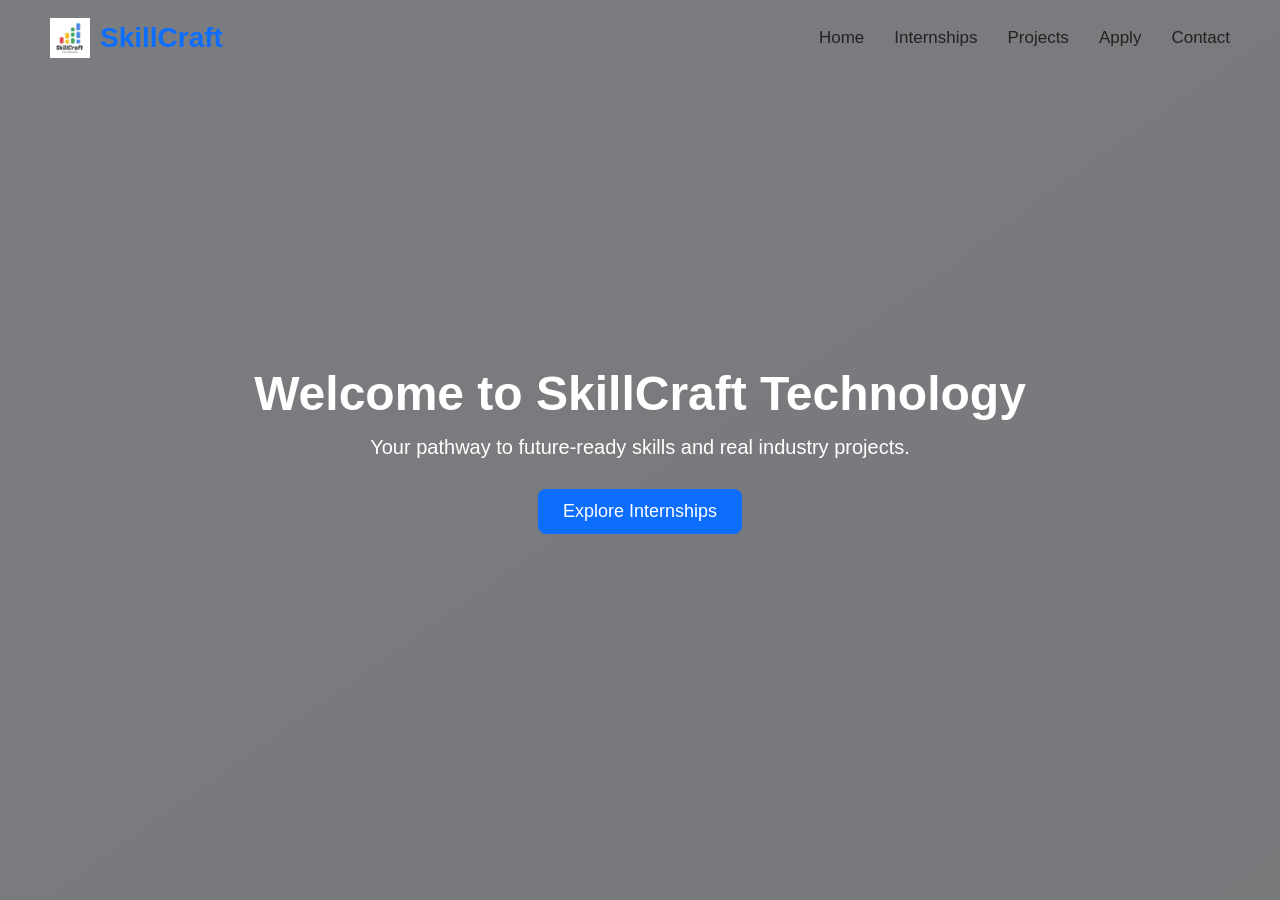
<file: index.html>
<!DOCTYPE html>
<html lang="en">
<head>
  <meta charset="UTF-8" />
  <meta name="viewport" content="width=device-width, initial-scale=1.0" />
  <title>SkillCraft – Home</title>
  <link rel="stylesheet" href="style.css" />
</head>
<body>

<nav id="navbar">
  <div class="logo">
  <img src="logo.png" alt="SkillCraft Logo" height="50">
  <span>SkillCraft</span>
</div>
  <div class="menu-btn" onclick="toggleMenu()">☰</div>

  <ul id="menu">
    <li><a href="index.html">Home</a></li>
    <li><a href="internships.html">Internships</a></li>
    <li><a href="projects.html">Projects</a></li>
    <li><a href="apply.html">Apply</a></li>
    <li><a href="contact.html">Contact</a></li>
  </ul>
</nav>

<section class="hero">
  <h1>Welcome to SkillCraft Technology</h1>
  <p>Your pathway to future-ready skills and real industry projects.</p>
  <a href="internships.html" class="btn">Explore Internships</a>
</section>

<script>
window.addEventListener("scroll", () => {
  document.getElementById("navbar").classList.toggle("scrolled", window.scrollY > 50);
});
function toggleMenu() { document.getElementById("menu").classList.toggle("active"); }
</script>

</body>
</html>
</file>
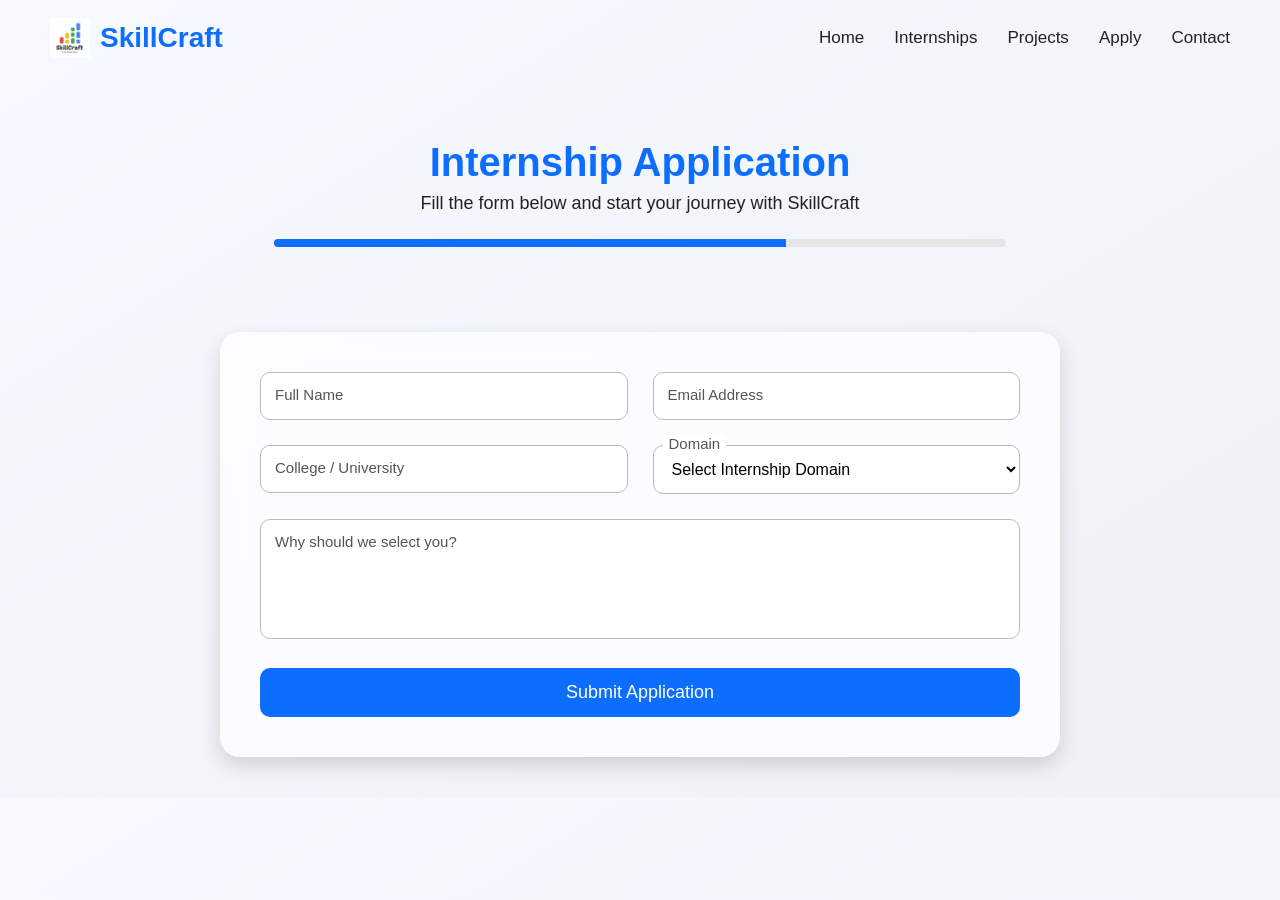
<file: apply.html>
<!DOCTYPE html>
<html lang="en">
<head>
  <meta charset="UTF-8">
  <meta name="viewport" content="width=device-width, initial-scale=1.0">
  <title>Apply – SkillCraft</title>
  <link rel="stylesheet" href="style.css">
</head>
<body>

<nav id="navbar">
  <div class="logo">
  <img src="logo.png" alt="SkillCraft Logo" height="50">
  <span>SkillCraft</span>
</div>
  <div class="menu-btn" onclick="toggleMenu()">☰</div>

  <ul id="menu">
    <li><a href="index.html">Home</a></li>
    <li><a href="internships.html">Internships</a></li>
    <li><a href="projects.html">Projects</a></li>
    <li><a href="apply.html">Apply</a></li>
    <li><a href="contact.html">Contact</a></li>
  </ul>
</nav>

<section class="apply-header">
  <h1>Internship Application</h1>
  <p>Fill the form below and start your journey with SkillCraft</p>

  <!-- Progress bar -->
  <div class="progress">
    <div class="progress-fill"></div>
  </div>
</section>

<div class="apply-container">

  <form class="apply-form">

    <div class="form-group">
      <input type="text" required>
      <label>Full Name</label>
    </div>

    <div class="form-group">
      <input type="email" required>
      <label>Email Address</label>
    </div>

    <div class="form-group">
      <input type="text" required>
      <label>College / University</label>
    </div>

    <div class="form-group">
      <select required>
        <option value="">Select Internship Domain</option>
        <option>Web Development</option>
        <option>Python Development</option>
        <option>Java Development</option>
        <option>AI & ML</option>
      </select>
      <label class="select-label">Domain</label>
    </div>

    <div class="form-group full">
      <textarea required></textarea>
      <label>Why should we select you?</label>
    </div>

    <button class="submit-btn">Submit Application</button>
  </form>

</div>

<script>
window.addEventListener("scroll", () => {
  document.getElementById("navbar").classList.toggle("scrolled", window.scrollY > 50);
});

function toggleMenu() {
  document.getElementById("menu").classList.toggle("active");
}
</script>

</body>
</html>
</file>
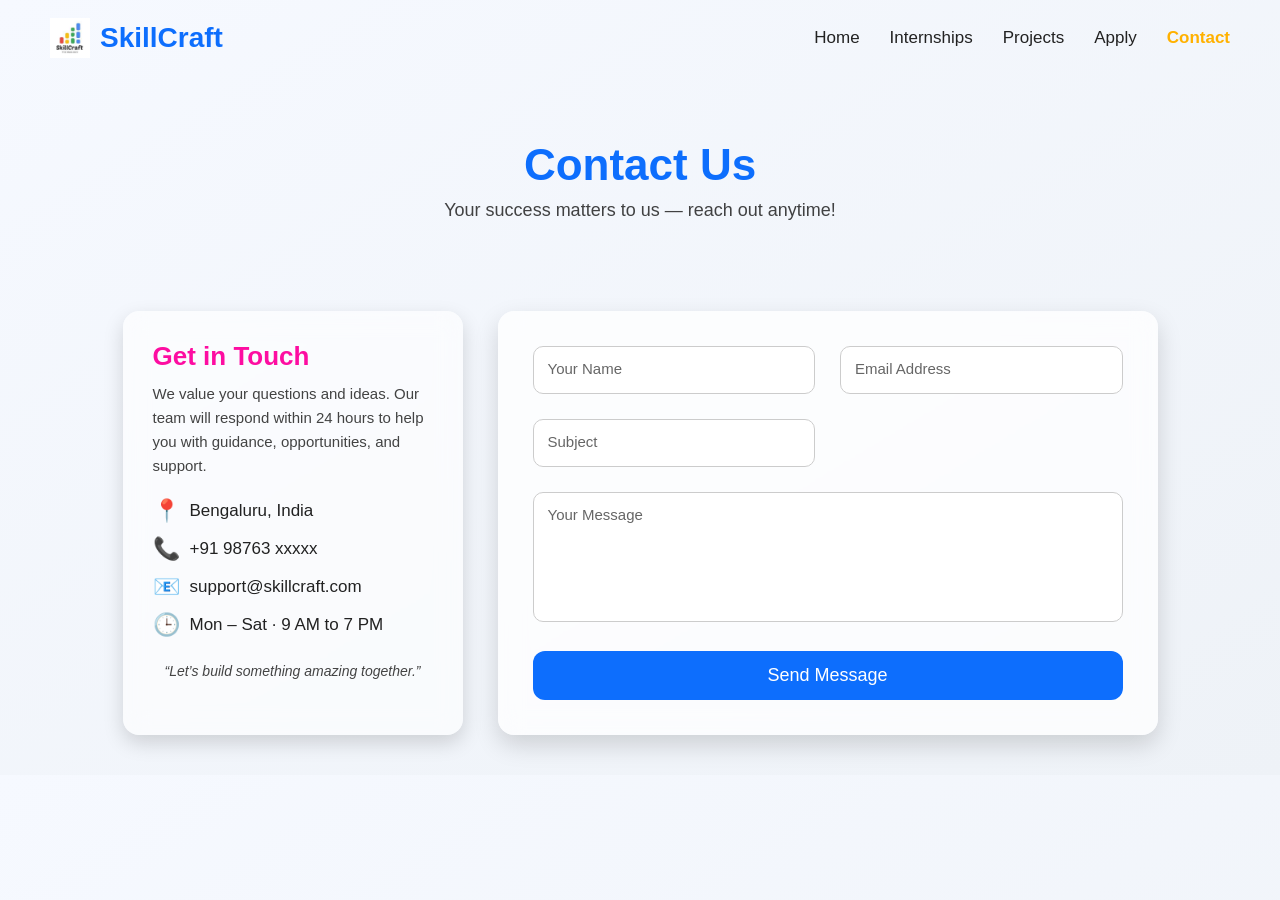
<file: contact.html>
<!DOCTYPE html>
<html lang="en">
<head>
  <meta charset="UTF-8" />
  <meta name="viewport" content="width=device-width, initial-scale=1.0" />
  <title>Contact – SkillCraft</title>
  <link rel="stylesheet" href="style.css" />
</head>
<body>

<nav id="navbar">
  <div class="logo">
    <img src="logo.png" alt="SkillCraft Logo" />
    <span>SkillCraft</span>
  </div>

  <div class="menu-btn" onclick="toggleMenu()">☰</div>

  <ul id="menu">
    <li><a href="index.html">Home</a></li>
    <li><a href="internships.html">Internships</a></li>
    <li><a href="projects.html">Projects</a></li>
    <li><a href="apply.html">Apply</a></li>
    <li><a href="contact.html" class="active">Contact</a></li>
  </ul>
</nav>

<section class="contact-header">
  <h1>Contact Us</h1>
  <p>Your success matters to us — reach out anytime!</p>
</section>

<section class="contact-wrapper">

  <!-- LEFT INFO CARD -->
  <div class="contact-info-card">
    <h2>Get in Touch</h2>
    <p class="trust-text">
      We value your questions and ideas.  
      Our team will respond within 24 hours to help you with guidance, opportunities, and support.
    </p>

    <div class="info-item">
      <span>📍</span>
      <p>Bengaluru, India</p>
    </div>

    <div class="info-item">
      <span>📞</span>
      <p>+91 98763 xxxxx</p>
    </div>

    <div class="info-item">
      <span>📧</span>
      <p>support@skillcraft.com</p>
    </div>

    <div class="info-item">
      <span>🕒</span>
      <p>Mon – Sat · 9 AM to 7 PM</p>
    </div>

    <p class="quote">
      “Let’s build something amazing together.”
    </p>
  </div>

  <!-- RIGHT CONTACT FORM -->
  <form class="contact-form">
    <div class="form-group">
      <input type="text" required />
      <label>Your Name</label>
    </div>

    <div class="form-group">
      <input type="email" required />
      <label>Email Address</label>
    </div>

    <div class="form-group">
      <input type="text" required />
      <label>Subject</label>
    </div>

    <div class="form-group full">
      <textarea required></textarea>
      <label>Your Message</label>
    </div>

    <button class="contact-btn">Send Message</button>
  </form>

</section>

<script>
window.addEventListener("scroll", () => {
  document
    .getElementById("navbar")
    .classList.toggle("scrolled", window.scrollY > 50);
});

function toggleMenu() {
  document.getElementById("menu").classList.toggle("active");
}
</script>

</body>
</html>
</file>
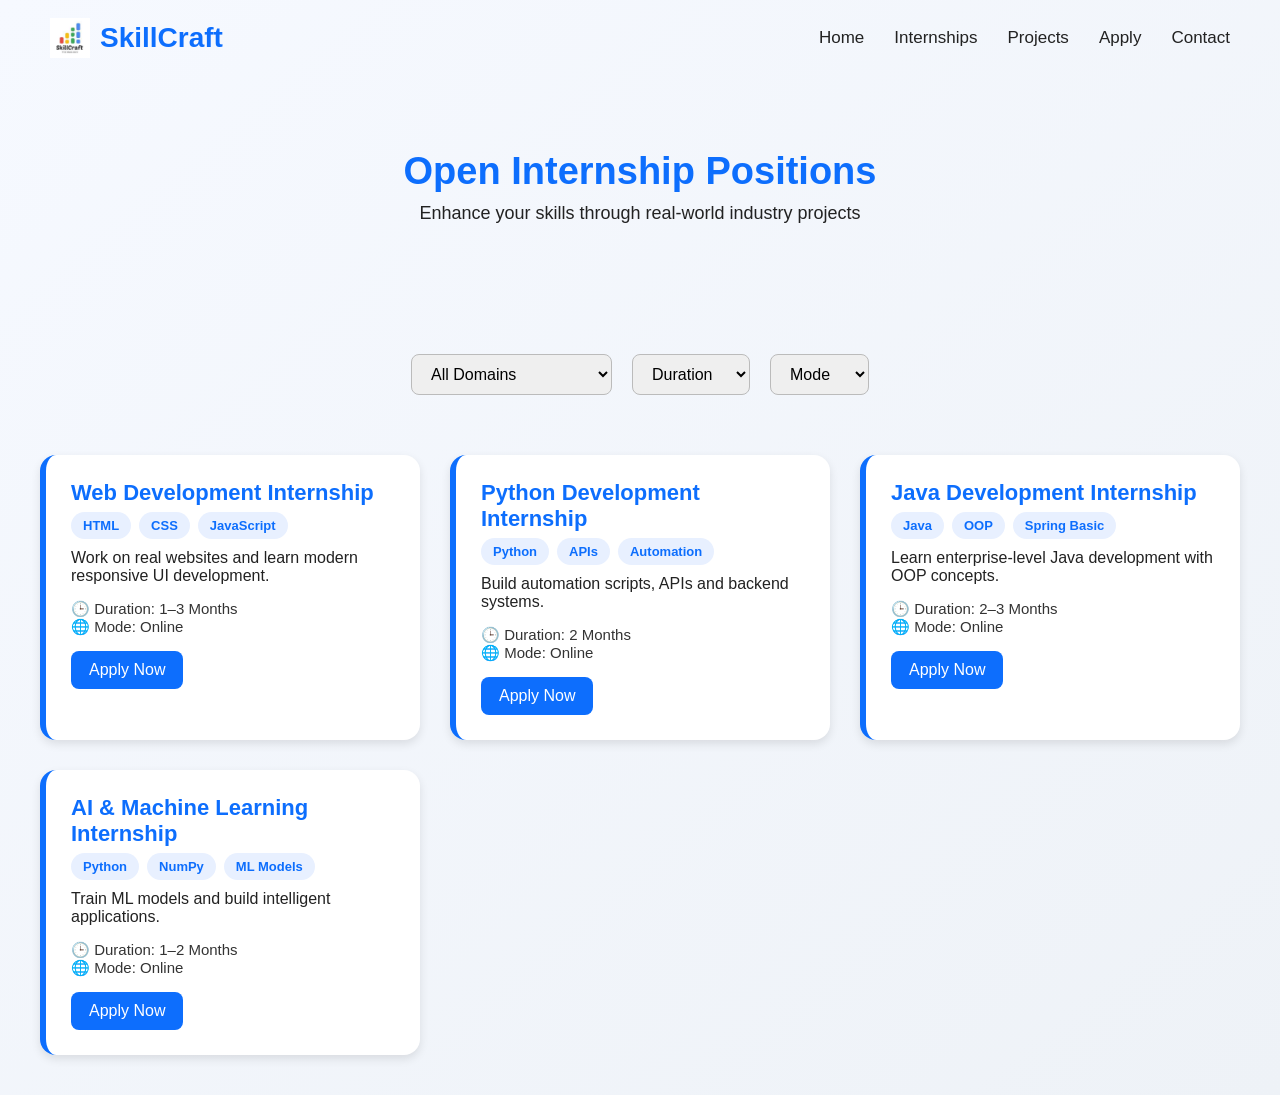
<file: internships.html>
<!DOCTYPE html>
<html lang="en">
<head>
  <meta charset="UTF-8">
  <meta name="viewport" content="width=device-width, initial-scale=1.0">
  <title>Internships – SkillCraft</title>
  <link rel="stylesheet" href="style.css">
</head>
<body>

<nav id="navbar">
  <div class="logo">
  <img src="logo.png" alt="SkillCraft Logo" height="50">
  <span>SkillCraft</span>
</div>
  <div class="menu-btn" onclick="toggleMenu()">☰</div>

  <ul id="menu">
    <li><a href="index.html">Home</a></li>
    <li><a href="internships.html">Internships</a></li>
    <li><a href="projects.html">Projects</a></li>
    <li><a href="apply.html">Apply</a></li>
    <li><a href="contact.html">Contact</a></li>
  </ul>
</nav>

<section class="page-header">
  <h1>Open Internship Positions</h1>
  <p>Enhance your skills through real-world industry projects</p>
</section>

<!-- FILTER BAR -->
<div class="filter-bar">
  <select>
    <option>All Domains</option>
    <option>Web Development</option>
    <option>Python Development</option>
    <option>Java Development</option>
    <option>AI & ML</option>
  </select>

  <select>
    <option>Duration</option>
    <option>1 Month</option>
    <option>2 Months</option>
    <option>3 Months</option>
  </select>

  <select>
    <option>Mode</option>
    <option>Online</option>
    <option>Hybrid</option>
  </select>
</div>

<!-- INTERACTIVE INTERNSHIP CARDS -->
<section class="internship-list">

  <div class="job-card">
    <h2>Web Development Internship</h2>
    <div class="tags">
      <span>HTML</span><span>CSS</span><span>JavaScript</span>
    </div>
    <p class="job-desc">Work on real websites and learn modern responsive UI development.</p>
    <div class="job-info">
      <p>🕒 Duration: 1–3 Months</p>
      <p>🌐 Mode: Online</p>
    </div>
    <a href="apply.html" class="apply-btn">Apply Now</a>
  </div>

  <div class="job-card">
    <h2>Python Development Internship</h2>
    <div class="tags">
      <span>Python</span><span>APIs</span><span>Automation</span>
    </div>
    <p class="job-desc">Build automation scripts, APIs and backend systems.</p>
    <div class="job-info">
      <p>🕒 Duration: 2 Months</p>
      <p>🌐 Mode: Online</p>
    </div>
    <a href="apply.html" class="apply-btn">Apply Now</a>
  </div>

  <div class="job-card">
    <h2>Java Development Internship</h2>
    <div class="tags">
      <span>Java</span><span>OOP</span><span>Spring Basic</span>
    </div>
    <p class="job-desc">Learn enterprise-level Java development with OOP concepts.</p>
    <div class="job-info">
      <p>🕒 Duration: 2–3 Months</p>
      <p>🌐 Mode: Online</p>
    </div>
    <a href="apply.html" class="apply-btn">Apply Now</a>
  </div>

  <div class="job-card">
    <h2>AI & Machine Learning Internship</h2>
    <div class="tags">
      <span>Python</span><span>NumPy</span><span>ML Models</span>
    </div>
    <p class="job-desc">Train ML models and build intelligent applications.</p>
    <div class="job-info">
      <p>🕒 Duration: 1–2 Months</p>
      <p>🌐 Mode: Online</p>
    </div>
    <a href="apply.html" class="apply-btn">Apply Now</a>
  </div>

</section>

<script>
window.addEventListener("scroll", () => {
  document.getElementById("navbar").classList.toggle("scrolled", window.scrollY > 50);
});
function toggleMenu() { document.getElementById("menu").classList.toggle("active"); }
</script>

</body>
</html>
</file>
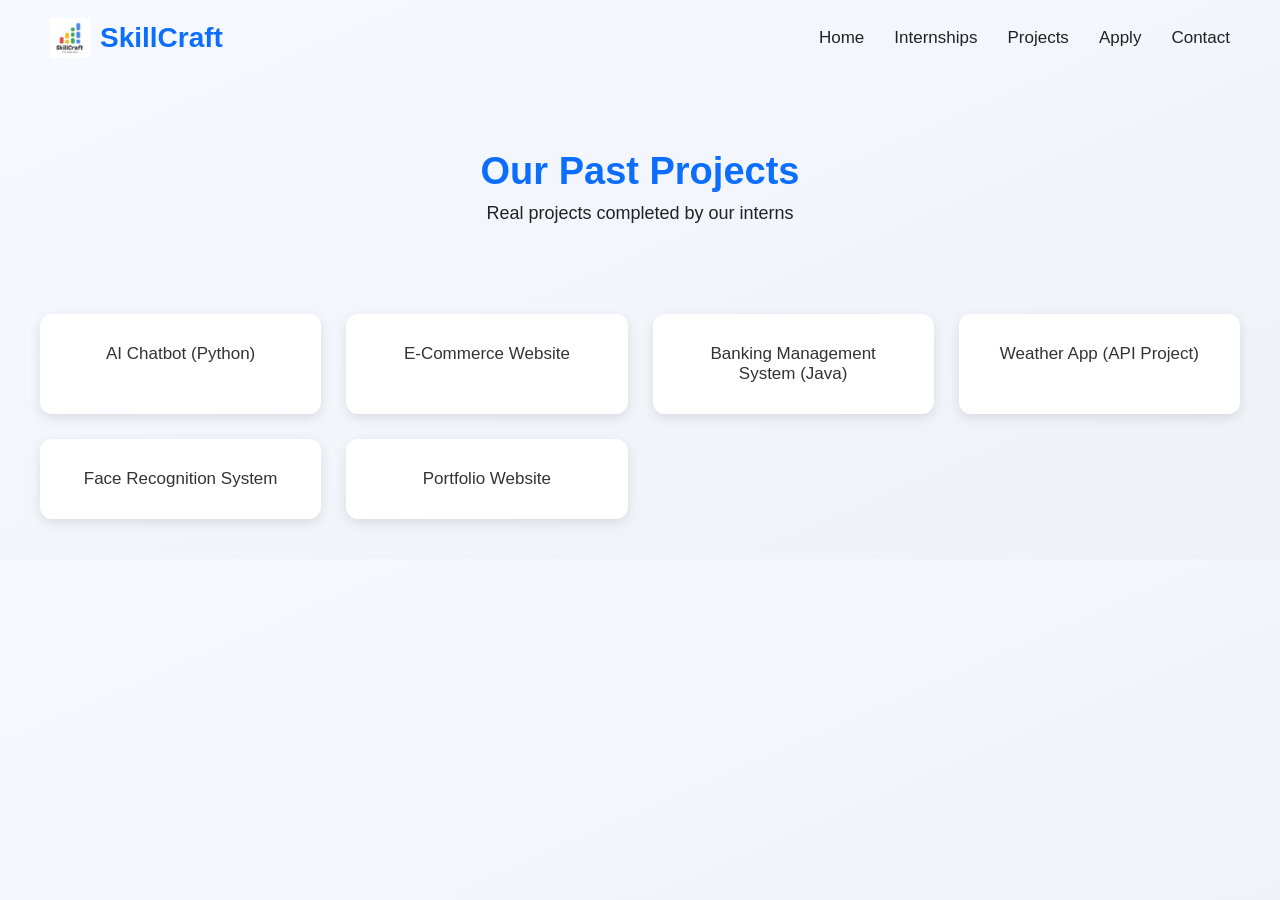
<file: projects.html>
<!DOCTYPE html>
<html lang="en">
<head>
  <meta charset="UTF-8">
  <meta name="viewport" content="width=device-width, initial-scale=1.0">
  <title>SkillCraft – Projects</title>
  <link rel="stylesheet" href="style.css">
</head>
<body>

<nav id="navbar">
  <div class="logo">
  <img src="logo.png" alt="SkillCraft Logo" height="50">
  <span>SkillCraft</span>
</div>
  <div class="menu-btn" onclick="toggleMenu()">☰</div>

  <ul id="menu">
    <li><a href="index.html">Home</a></li>
    <li><a href="internships.html">Internships</a></li>
    <li><a href="projects.html">Projects</a></li>
    <li><a href="apply.html">Apply</a></li>
    <li><a href="contact.html">Contact</a></li>
  </ul>
</nav>

<section class="page-header">
  <h1>Our Past Projects</h1>
  <p>Real projects completed by our interns</p>
</section>

<section class="grid">

  <div class="grid-item">AI Chatbot (Python)</div>
  <div class="grid-item">E-Commerce Website</div>
  <div class="grid-item">Banking Management System (Java)</div>
  <div class="grid-item">Weather App (API Project)</div>
  <div class="grid-item">Face Recognition System</div>
  <div class="grid-item">Portfolio Website</div>

</section>

<script>
window.addEventListener("scroll", () => {
  document.getElementById("navbar").classList.toggle("scrolled", window.scrollY > 50);
});
function toggleMenu() { document.getElementById("menu").classList.toggle("active"); }
</script>

</body>
</html>
</file>
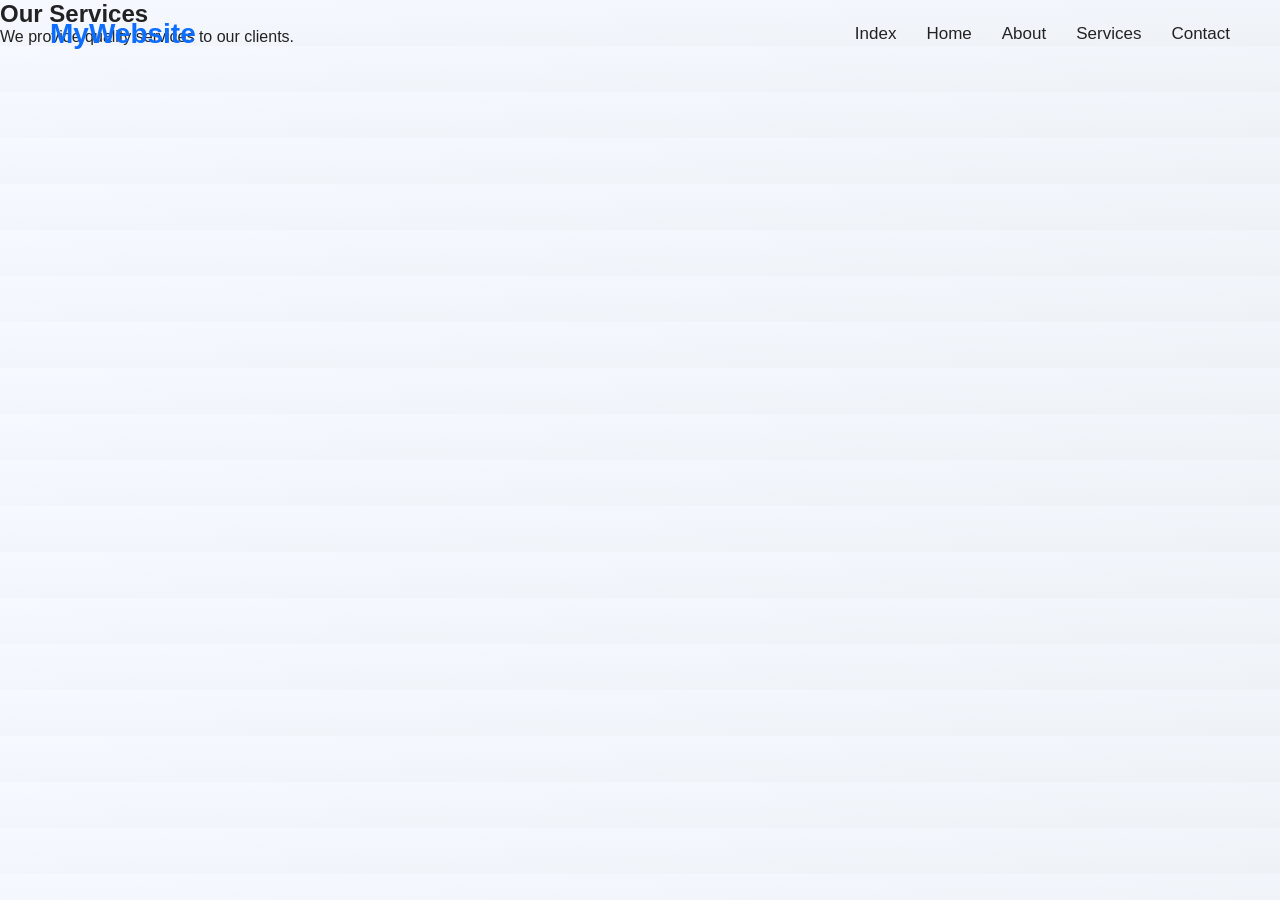
<file: services.html>
<!DOCTYPE html>
<html lang="en">
<head>
  <meta charset="UTF-8">
  <meta name="viewport" content="width=device-width, initial-scale=1.0">
  <title>Services</title>
  <link rel="stylesheet" href="style.css">
</head>
<body>

<nav id="navbar">
  <div class="logo">MyWebsite</div>
  <div class="menu-btn" onclick="toggleMenu()">☰</div>
  <ul id="menu">
    <li><a href="index.html">Index</a></li>
    <li><a href="home.html">Home</a></li>
    <li><a href="about.html">About</a></li>
    <li><a href="services.html">Services</a></li>
    <li><a href="contact.html">Contact</a></li>
  </ul>
</nav>

<section>
  <h1>Our Services</h1>
  <p>We provide quality services to our clients.</p>
</section>

<script>
window.addEventListener("scroll", () => {
  document.getElementById("navbar").classList.toggle("scrolled", window.scrollY > 50);
});
function toggleMenu() { document.getElementById("menu").classList.toggle("active"); }
</script>

</body>
</html>
</file>
<file: style.css>
/* ---------------- GLOBAL ---------------- */
* {
  margin: 0;
  padding: 0;
  box-sizing: border-box;
  font-family: "Poppins", sans-serif;
}

body {
  background: #f5f7fa;
  color: #222;
}

/* ---------------- NAVBAR ---------------- */
nav {
  position: fixed;
  top: 0;
  width: 100%;
  padding: 18px 50px;
  display: flex;
  justify-content: space-between;
  align-items: center;
  background: transparent;
  transition: 0.3s ease-in-out;
  z-index: 1000;
}

nav.scrolled {
  background: #0d6efd;
  box-shadow: 0 4px 10px rgba(0, 0, 0, 0.15);
}

.logo {
  font-size: 28px;
  font-weight: 700;
  color: #0d6efd;
}

nav.scrolled .logo {
  color: white;
}

nav ul {
  list-style: none;
  display: flex;
  gap: 30px;
}

nav ul li a {
  text-decoration: none;
  color: #222;
  font-size: 17px;
  transition: 0.3s;
  font-weight: 500;
}

nav.scrolled ul li a {
  color: #fff;
}

nav ul li a:hover {
  color: #ffb100;
  transform: scale(1.1);
}

/* ---------------- MOBILE NAV ---------------- */
.menu-btn {
  display: none;
  font-size: 30px;
  cursor: pointer;
}

@media (max-width: 768px) {
  nav ul {
    flex-direction: column;
    position: absolute;
    top: 70px;
    right: 40px;
    background: #fff;
    width: 200px;
    padding: 20px;
    border-radius: 10px;
    display: none;
    box-shadow: 0 4px 10px rgba(0, 0, 0, 0.2);
  }

  nav ul.active {
    display: flex;
  }

  nav ul li a {
    color: #222 !important;
  }

  .menu-btn {
    display: block;
  }
}

/* ---------------- HERO SECTION ---------------- */
.hero {
  height: 100vh;
  background: linear-gradient(rgba(0,0,0,0.5), rgba(0,0,0,0.5)),
              url('https://images.unsplash.com/photo-1555949963-ff9fe0c870eb') center/cover;
  display: flex;
  flex-direction: column;
  justify-content: center;
  align-items: center;
  text-align: center;
  padding: 20px;
  color: white;
}

.hero h1 {
  font-size: 48px;
  margin-bottom: 15px;
}

.hero p {
  font-size: 20px;
  margin-bottom: 30px;
  max-width: 700px;
}

.btn {
  padding: 12px 25px;
  background: #0d6efd;
  color: white;
  text-decoration: none;
  font-size: 18px;
  border-radius: 8px;
  transition: 0.3s;
  font-weight: 500;
}

.btn:hover {
  background: #094bc0;
}

/* ---------------- PAGE HEADERS ---------------- */
.page-header {
  margin-top: 120px;
  text-align: center;
  padding: 30px;
}

.page-header h1 {
  font-size: 38px;
  color: #0d6efd;
  margin-bottom: 10px;
}

.page-header p {
  font-size: 18px;
}

/* ---------------- CARDS SECTION ---------------- */
.cards {
  display: grid;
  grid-template-columns: repeat(auto-fit, minmax(280px, 1fr));
  gap: 25px;
  padding: 40px;
}

.card {
  background: #fff;
  padding: 25px;
  border-radius: 15px;
  box-shadow: 0 4px 10px rgba(0,0,0,0.1);
  transition: 0.3s;
}

.card:hover {
  transform: translateY(-8px);
  box-shadow: 0 6px 14px rgba(0,0,0,0.18);
}

.card h2 {
  margin-bottom: 10px;
  color: #0d6efd;
  font-size: 22px;
}

.card p {
  margin-bottom: 20px;
  font-size: 16px;
}

/* ---------------- PROJECT GRID ---------------- */
.grid {
  margin-top: 20px;
  padding: 40px;
  display: grid;
  grid-template-columns: repeat(auto-fit, minmax(250px, 1fr));
  gap: 25px;
}

.grid-item {
  background: #fff;
  padding: 30px;
  border-radius: 12px;
  text-align: center;
  font-size: 17px;
  font-weight: 500;
  color: #333;
  box-shadow: 0 4px 12px rgba(0,0,0,0.1);
  transition: 0.3s;
}

.grid-item:hover {
  transform: scale(1.05);
  background: #0d6efd;
  color: white;
}

/* ---------------- FORM SECTION ---------------- */
.form-section {
  margin-top: 120px;
  text-align: center;
  padding: 30px;
}

.form-section h1 {
  font-size: 35px;
  color: #0d6efd;
  margin-bottom: 20px;
}

.form {
  max-width: 500px;
  margin: auto;
  background: #fff;
  padding: 30px;
  border-radius: 15px;
  box-shadow: 0 4px 10px rgba(0,0,0,0.12);
}

.form input,
.form select,
.form textarea {
  width: 100%;
  padding: 12px;
  margin-bottom: 18px;
  border: 1px solid #ddd;
  border-radius: 8px;
  font-size: 16px;
  outline: none;
  transition: 0.2s;
}

.form input:focus,
.form select:focus,
.form textarea:focus {
  border-color: #0d6efd;
}

.form button {
  width: 100%;
  padding: 12px;
  border: none;
  background: #0d6efd;
  color: white;
  font-size: 18px;
  border-radius: 8px;
  cursor: pointer;
  transition: 0.3s;
}

.form button:hover {
  background: #094bc0;
}

/* ---------------- CONTACT PAGE ---------------- */
.contact {
  text-align: center;
  margin-top: 140px;
  padding: 40px;
}

.contact h1 {
  font-size: 40px;
  color: #0d6efd;
  margin-bottom: 20px;
}

.contact p {
  font-size: 18px;
  margin: 8px 0;
}

/* FILTER BAR */
.filter-bar {
  display: flex;
  justify-content: center;
  gap: 20px;
  margin: 20px auto;
  margin-top: 100px;
}

.filter-bar select {
  padding: 10px 15px;
  border-radius: 8px;
  border: 1px solid #bbb;
  font-size: 16px;
  cursor: pointer;
}

/* INTERACTIVE INTERNSHIP CARDS */
.internship-list {
  padding: 40px;
  display: grid;
  grid-template-columns: repeat(auto-fit, minmax(320px, 1fr));
  gap: 30px;
}

.job-card {
  background: #fff;
  padding: 25px;
  border-radius: 16px;
  box-shadow: 0 4px 10px rgba(0,0,0,0.1);
  transition: 0.35s;
  border-left: 6px solid #0d6efd;
  cursor: pointer;
  position: relative;
  overflow: hidden;
}

.job-card:hover {
  transform: translateY(-10px);
  box-shadow: 0 10px 22px rgba(0,0,0,0.18);
}

.job-card h2 {
  font-size: 22px;
  color: #0d6efd;
  margin-bottom: 8px;
}

.tags {
  margin: 10px 0;
}

.tags span {
  background: #e8f0ff;
  color: #0d6efd;
  padding: 6px 12px;
  border-radius: 20px;
  margin-right: 8px;
  font-size: 13px;
  font-weight: 600;
}

.job-desc {
  font-size: 16px;
  margin: 15px 0;
}

.job-info {
  margin: 15px 0;
  font-size: 15px;
  color: #333;
}

.apply-btn {
  display: inline-block;
  padding: 10px 18px;
  background: #0d6efd;
  color: white;
  text-decoration: none;
  border-radius: 8px;
  font-size: 16px;
  transition: 0.3s;
  font-weight: 500;
}

.apply-btn:hover {
  background: #0844b8;
}

/* APPLY PAGE HEADER */
.apply-header {
  margin-top: 120px;
  text-align: center;
  padding: 20px 30px;
}

.apply-header h1 {
  font-size: 40px;
  color: #0d6efd;
}

.apply-header p {
  font-size: 18px;
  margin-top: 8px;
}

/* PROGRESS BAR */
.progress {
  width: 60%;
  margin: 25px auto;
  background: #e6e6e6;
  height: 8px;
  border-radius: 10px;
  overflow: hidden;
}

.progress-fill {
  width: 70%;
  height: 100%;
  background: #0d6efd;
  animation: progressAnim 1.4s ease;
}

@keyframes progressAnim {
  from {
    width: 0;
  }
  to {
    width: 70%;
  }
}

/* APPLY FORM CONTAINER */
.apply-container {
  display: flex;
  justify-content: center;
  padding: 40px;
}

.apply-form {
  width: 70%;
  background: rgba(255,255,255,0.7);
  backdrop-filter: blur(15px);
  padding: 40px;
  border-radius: 20px;
  box-shadow: 0 8px 20px rgba(0,0,0,0.15);
  display: grid;
  grid-template-columns: repeat(auto-fit, minmax(280px, 1fr));
  gap: 25px;
}

.form-group {
  position: relative;
}

.form-group.full {
  grid-column: span 2;
}

.apply-form input,
.apply-form textarea,
.apply-form select {
  width: 100%;
  padding: 14px;
  border-radius: 10px;
  border: 1px solid #bbb;
  background: #ffffffee;
  font-size: 16px;
  outline: none;
  transition: 0.3s;
}

.apply-form textarea {
  height: 120px;
  resize: none;
}

.apply-form input:focus,
.apply-form textarea:focus,
.apply-form select:focus {
  border-color: #0d6efd;
  box-shadow: 0 0 8px rgba(13,110,253,0.3);
}

/* FLOATING LABELS */
.form-group label {
  position: absolute;
  left: 15px;
  top: 14px;
  font-size: 15px;
  color: #555;
  pointer-events: none;
  transition: 0.3s;
}

.apply-form input:valid + label,
.apply-form input:focus + label,
.apply-form textarea:valid + label,
.apply-form textarea:focus + label {
  top: -10px;
  left: 10px;
  background: #fff;
  padding: 0 6px;
  font-size: 12px;
  color: #0d6efd;
}

.select-label {
  top: -10px !important;
  left: 10px !important;
  background: #fff;
  padding: 0 6px;
  font-size: 12px;
  color: #0d6efd;
}

/* SUBMIT BUTTON */
.submit-btn {
  grid-column: span 2;
  padding: 14px;
  border: none;
  font-size: 18px;
  background: #0d6efd;
  color: white;
  border-radius: 10px;
  cursor: pointer;
  transition: 0.3s;
}

.submit-btn:hover {
  background: #083fad;
}

/* CONTACT HEADER */
.contact-header {
  margin-top: 120px;
  text-align: center;
  padding: 20px;
}

.contact-header h1 {
  font-size: 44px;
  color: #0d6efd;
  margin-bottom: 10px;
  font-weight: 700;
}

.contact-header p {
  font-size: 18px;
  opacity: 0.85;
}

/* CONTACT LAYOUT */
.contact-wrapper {
  margin-top: 30px;
  display: flex;
  gap: 35px;
  justify-content: center;
  padding: 40px;
  flex-wrap: wrap;
}

/* LEFT CARD */
.contact-info-card {
  width: 340px;
  background: rgba(255,255,255,0.6);
  backdrop-filter: blur(12px);
  padding: 30px;
  border-radius: 16px;
  box-shadow: 0 8px 20px rgba(0,0,0,0.15);
  animation: fadeIn 0.6s ease;
}

.contact-info-card h2 {
  font-size: 26px;
  color: #fd0da1;
  margin-bottom: 10px;
}

.trust-text {
  font-size: 15px;
  line-height: 1.6;
  margin-bottom: 20px;
  opacity: 0.85;
}

.info-item {
  display: flex;
  align-items: center;
  margin-bottom: 12px;
  font-size: 17px;
}

.info-item span {
  font-size: 22px;
  margin-right: 10px;
}

.quote {
  margin-top: 25px;
  font-style: italic;
  font-size: 14px;
  color: #444;
  text-align: center;
}

/* CONTACT FORM */
.contact-form {
  width: 55%;
  min-width: 330px;
  background: rgba(255,255,255,0.75);
  backdrop-filter: blur(12px);
  padding: 35px;
  border-radius: 16px;
  box-shadow: 0 10px 25px rgba(0,0,0,0.15);
  display: grid;
  grid-template-columns: repeat(auto-fit, minmax(250px,1fr));
  gap: 25px;
  animation: fadeIn 0.7s ease;
}

.contact-form .form-group {
  position: relative;
}

.contact-form .form-group.full {
  grid-column: span 2;
}

.contact-form input,
.contact-form textarea {
  width: 100%;
  padding: 14px;
  background: white;
  border: 1px solid #ccc;
  border-radius: 10px;
  outline: none;
  font-size: 16px;
  transition: 0.25s;
}

.contact-form input:focus,
.contact-form textarea:focus {
  border-color: #0d6efd;
  box-shadow: 0 0 8px rgba(13,110,253,0.3);
}

.contact-form textarea {
  height: 130px;
  resize: none;
}

/* FLOATING LABELS */
.contact-form label {
  position: absolute;
  left: 15px;
  top: 14px;
  color: #666;
  font-size: 15px;
  transition: 0.3s;
  pointer-events: none;
}

.contact-form input:focus + label,
.contact-form input:valid + label,
.contact-form textarea:focus + label,
.contact-form textarea:valid + label {
  top: -10px;
  left: 10px;
  background: white;
  padding: 0 6px;
  font-size: 12px;
  color: #0d6efd;
}

/* SEND BUTTON */
.contact-btn {
  grid-column: span 2;
  padding: 14px;
  background: #0d6efd;
  color: white;
  font-size: 18px;
  border: none;
  border-radius: 12px;
  cursor: pointer;
  transition: 0.3s;
}

.contact-btn:hover {
  background: #093fae;
}

/* FADE ANIMATION */
@keyframes fadeIn {
  from {
    opacity: 0;
    transform: translateY(25px);
  }
  to {
    opacity: 1;
    transform: translateY(0);
  }
}

/* ACTIVE NAV LINK */
nav ul li a.active {
  color: #ffb100 !important;
  font-weight: 600;
}

/* CONTACT CARD HOVER */
.contact-info-card:hover {
  box-shadow: 0 12px 30px rgba(0,0,0,0.2);
  transform: translateY(-5px);
  transition: 0.3s;
}
.project-card {
    transition: transform 0.2s ease, box-shadow 0.2s ease;
}

.project-card:hover {
    transform: translateY(-5px);
    box-shadow: 0 8px 20px rgba(0,0,0,0.12);
}
.section-subtitle {
    font-size: 1.1rem;
    color: #666;
    margin-top: 5px;
}
nav a {
    font-size: 17px;
    font-weight: 500;
    color: #333;
}

nav a:hover {
    color: #007bff;
    text-decoration: underline;
}
body {
    background: linear-gradient(to bottom right, #f6f9ff, #eef2f7);
}
.project-card {
    padding: 25px;
    border-radius: 15px;
    background: #fff;
    box-shadow: 0 4px 12px rgba(0,0,0,0.08);
    text-align: center;
}

.project-card .icon {
    font-size: 2rem;
    margin-bottom: 10px;
}
.logo {
    display: flex;
    align-items: center;   
    gap: 10px;            
}

.logo img {
    height: 40px;        
}
</file>
